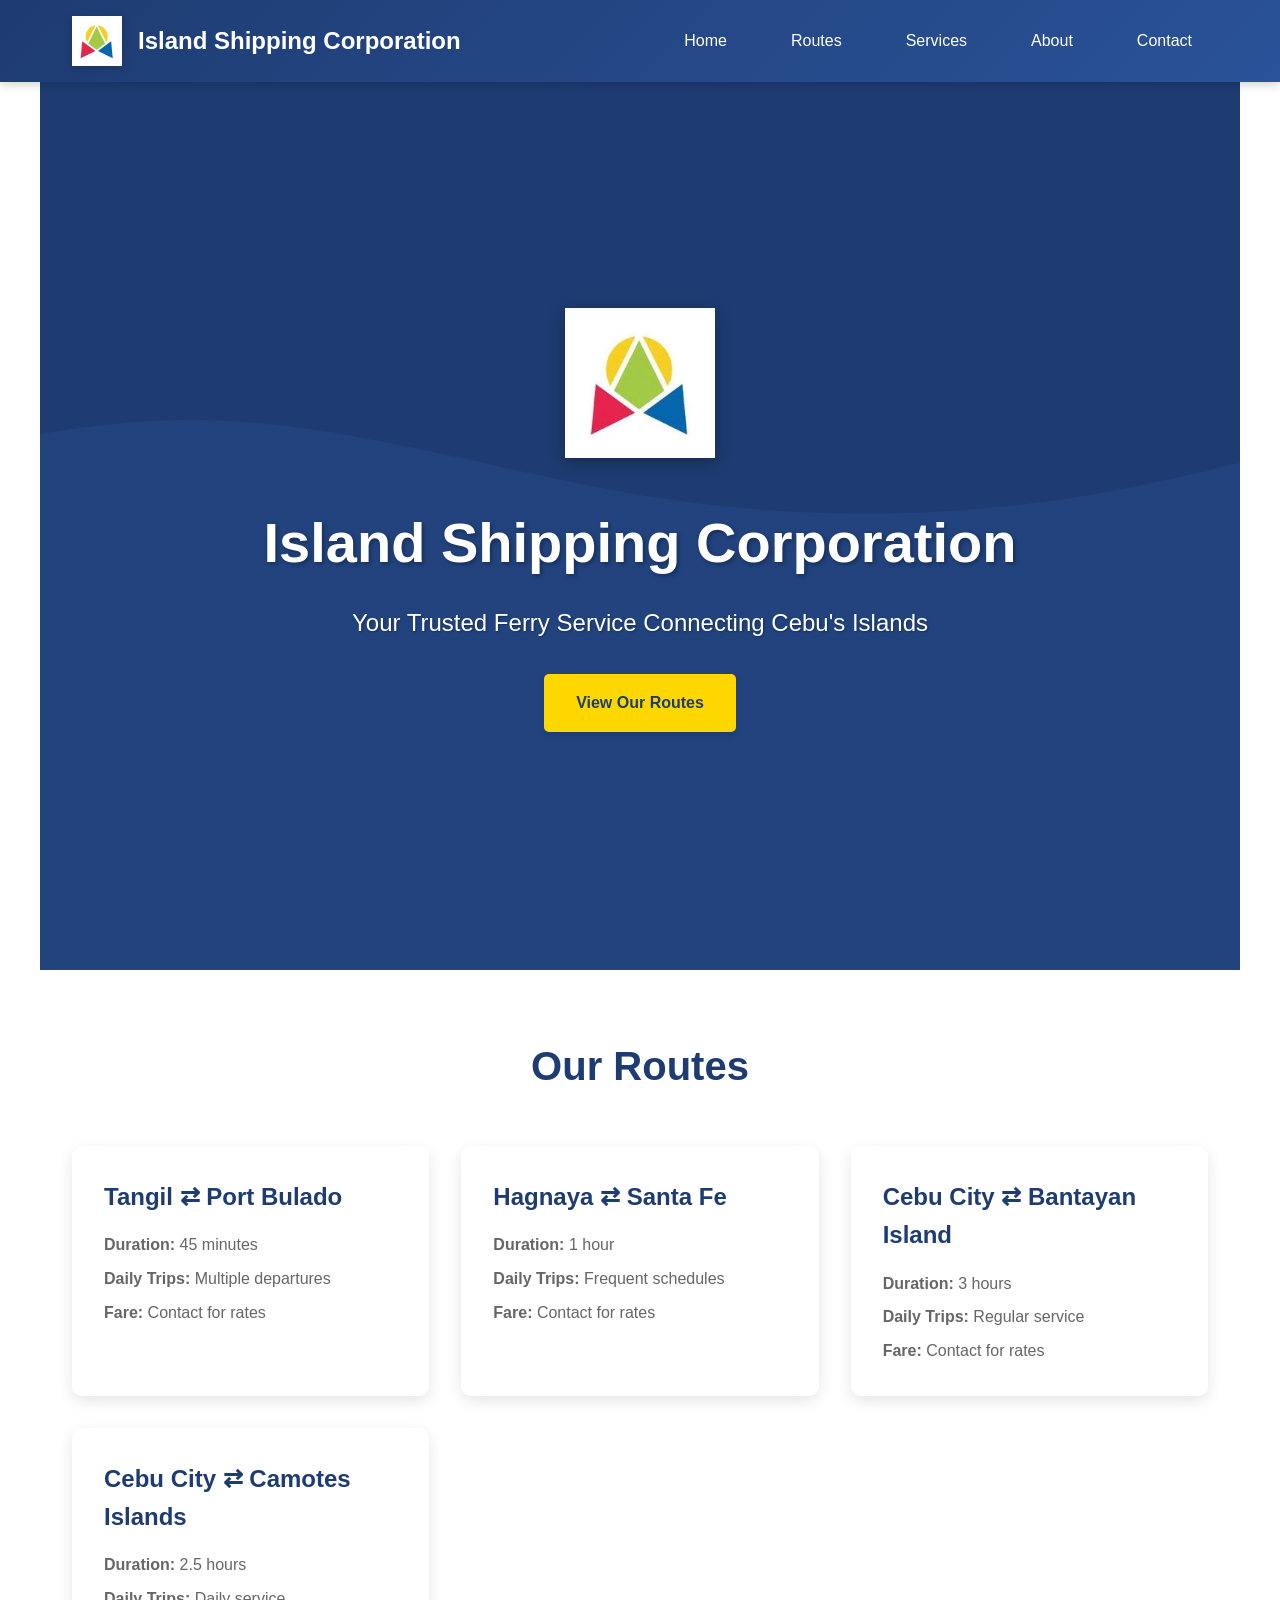
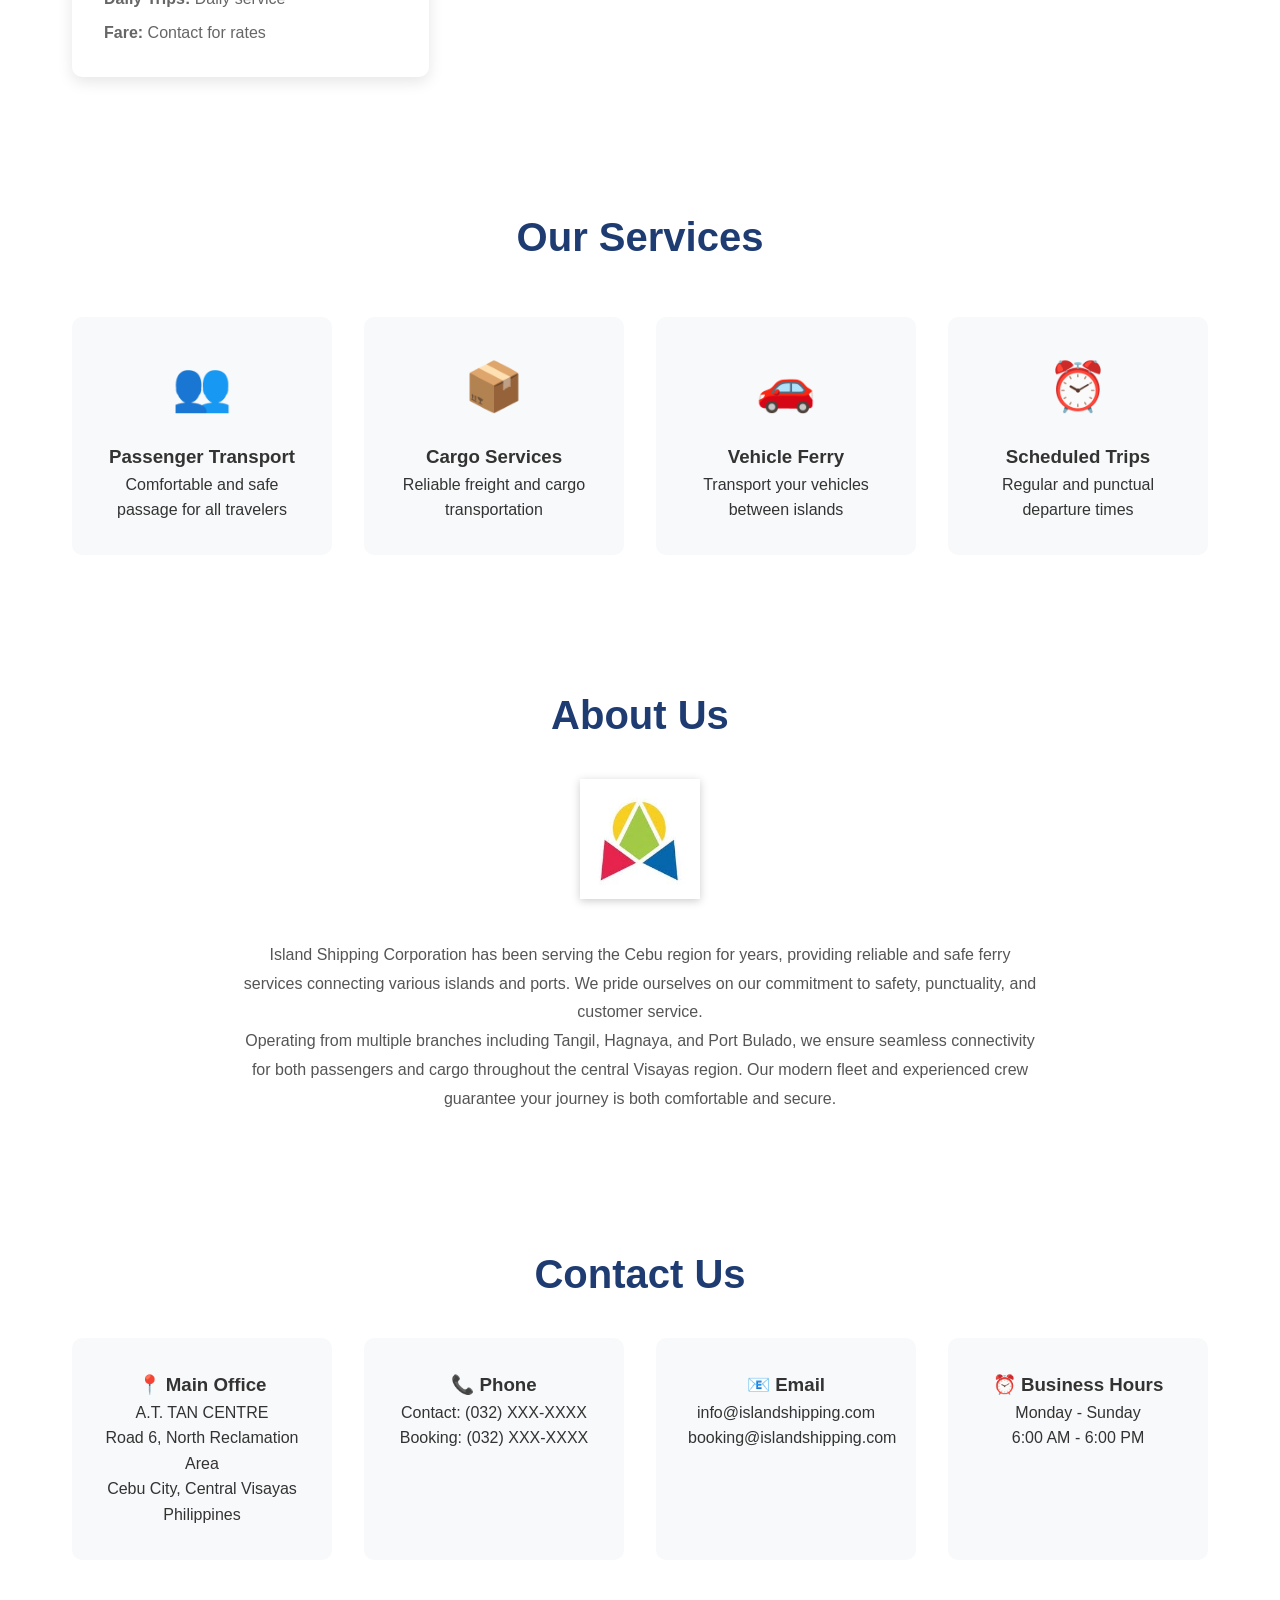
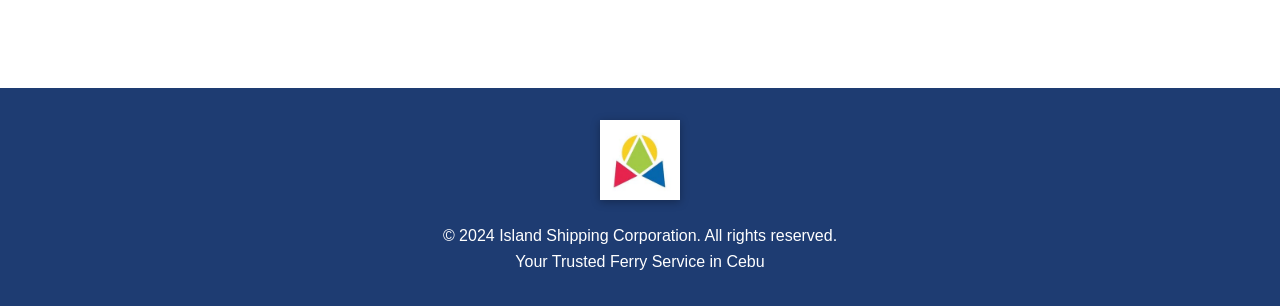
<file: index.html>
<!DOCTYPE html>
<html lang="en">
<head>
    <meta charset="UTF-8">
    <meta name="viewport" content="width=device-width, initial-scale=1.0">
    <title>Island Shipping Corporation - Your Trusted Ferry Service in Cebu</title>
    <link rel="stylesheet" href="styles.css">
</head>
<body>
    <header>
        <nav>
            <div class="logo">
                <img src="logo.png" alt="ISC Logo" class="logo-img">
                <span>Island Shipping Corporation</span>
            </div>
            <button class="mobile-menu-toggle" id="mobileMenuToggle">
                <span></span>
                <span></span>
                <span></span>
            </button>
            <ul class="nav-links" id="navLinks">
                <li><a href="#home" class="nav-link">Home</a></li>
                <li><a href="#routes" class="nav-link">Routes</a></li>
                <li><a href="#services" class="nav-link">Services</a></li>
                <li><a href="#about" class="nav-link">About</a></li>
                <li><a href="#contact" class="nav-link">Contact</a></li>
            </ul>
        </nav>
    </header>

    <section class="hero" id="home">
        <div class="hero-content">
            <img src="logo.png" alt="ISC Logo" class="hero-logo">
            <h1>Island Shipping Corporation</h1>
            <p>Your Trusted Ferry Service Connecting Cebu's Islands</p>
            <a href="#routes" class="btn">View Our Routes</a>
        </div>
    </section>

    <section id="routes">
        <h2>Our Routes</h2>
        <div class="routes-grid">
            <div class="route-card">
                <h3>Tangil ⇄ Port Bulado</h3>
                <div class="route-info">
                    <p><strong>Duration:</strong> 45 minutes</p>
                    <p><strong>Daily Trips:</strong> Multiple departures</p>
                    <p><strong>Fare:</strong> Contact for rates</p>
                </div>
            </div>
            <div class="route-card">
                <h3>Hagnaya ⇄ Santa Fe</h3>
                <div class="route-info">
                    <p><strong>Duration:</strong> 1 hour</p>
                    <p><strong>Daily Trips:</strong> Frequent schedules</p>
                    <p><strong>Fare:</strong> Contact for rates</p>
                </div>
            </div>
            <div class="route-card">
                <h3>Cebu City ⇄ Bantayan Island</h3>
                <div class="route-info">
                    <p><strong>Duration:</strong> 3 hours</p>
                    <p><strong>Daily Trips:</strong> Regular service</p>
                    <p><strong>Fare:</strong> Contact for rates</p>
                </div>
            </div>
            <div class="route-card">
                <h3>Cebu City ⇄ Camotes Islands</h3>
                <div class="route-info">
                    <p><strong>Duration:</strong> 2.5 hours</p>
                    <p><strong>Daily Trips:</strong> Daily service</p>
                    <p><strong>Fare:</strong> Contact for rates</p>
                </div>
            </div>
        </div>
    </section>

    <section id="services">
        <h2>Our Services</h2>
        <div class="services-grid">
            <div class="service-item">
                <div class="service-icon">👥</div>
                <h3>Passenger Transport</h3>
                <p>Comfortable and safe passage for all travelers</p>
            </div>
            <div class="service-item">
                <div class="service-icon">📦</div>
                <h3>Cargo Services</h3>
                <p>Reliable freight and cargo transportation</p>
            </div>
            <div class="service-item">
                <div class="service-icon">🚗</div>
                <h3>Vehicle Ferry</h3>
                <p>Transport your vehicles between islands</p>
            </div>
            <div class="service-item">
                <div class="service-icon">⏰</div>
                <h3>Scheduled Trips</h3>
                <p>Regular and punctual departure times</p>
            </div>
        </div>
    </section>

    <section id="about">
        <h2>About Us</h2>
        <div class="about-content">
            <img src="logo.png" alt="ISC Logo" class="about-logo">
            <p>Island Shipping Corporation has been serving the Cebu region for years, providing reliable and safe ferry services connecting various islands and ports. We pride ourselves on our commitment to safety, punctuality, and customer service.</p>
            <p>Operating from multiple branches including Tangil, Hagnaya, and Port Bulado, we ensure seamless connectivity for both passengers and cargo throughout the central Visayas region. Our modern fleet and experienced crew guarantee your journey is both comfortable and secure.</p>
        </div>
    </section>

    <section id="contact">
        <h2>Contact Us</h2>
        <div class="contact-info">
            <div class="contact-card">
                <h3>📍 Main Office</h3>
                <p>A.T. TAN CENTRE<br>Road 6, North Reclamation Area<br>Cebu City, Central Visayas<br>Philippines</p>
            </div>
            <div class="contact-card">
                <h3>📞 Phone</h3>
                <p>Contact: (032) XXX-XXXX<br>Booking: (032) XXX-XXXX</p>
            </div>
            <div class="contact-card">
                <h3>📧 Email</h3>
                <p>info@islandshipping.com<br>booking@islandshipping.com</p>
            </div>
            <div class="contact-card">
                <h3>⏰ Business Hours</h3>
                <p>Monday - Sunday<br>6:00 AM - 6:00 PM</p>
            </div>
        </div>
    </section>

    <footer>
        <img src="logo.png" alt="ISC Logo" class="footer-logo">
        <p>&copy; 2024 Island Shipping Corporation. All rights reserved.</p>
        <p>Your Trusted Ferry Service in Cebu</p>
    </footer>

    <script src="script.js"></script>
</body>
</html>
</file>
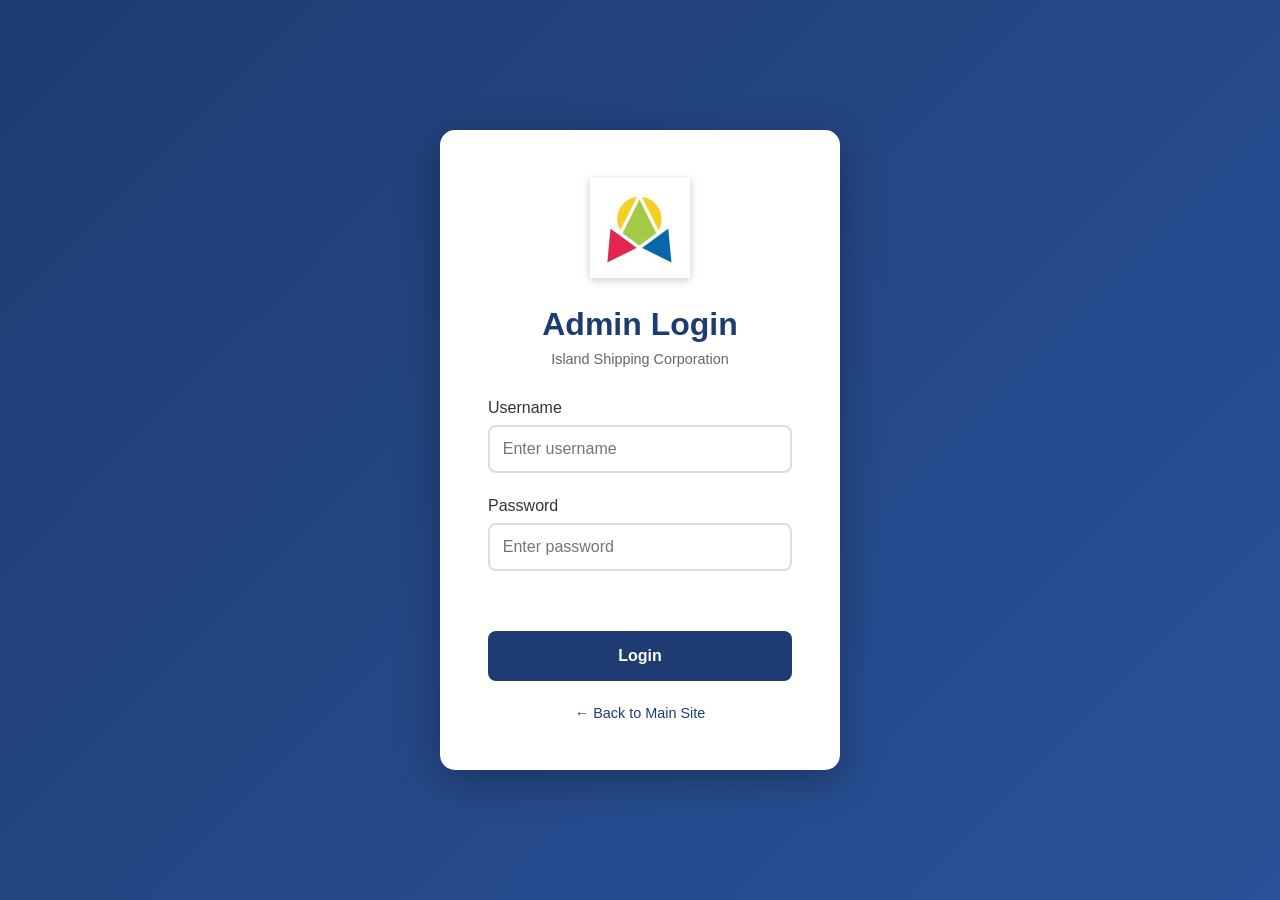
<file: admin.html>
<!DOCTYPE html>
<html lang="en">
<head>
    <meta charset="UTF-8">
    <meta name="viewport" content="width=device-width, initial-scale=1.0">
    <title>Admin Login - Island Shipping Corporation</title>
    <link rel="stylesheet" href="admin-styles.css">
</head>
<body>
    <div class="login-container" id="loginContainer">
        <div class="login-box">
            <img src="logo.png" alt="ISC Logo" class="login-logo">
            <h2>Admin Login</h2>
            <p class="subtitle">Island Shipping Corporation</p>
            
            <form id="loginForm">
                <div class="form-group">
                    <label for="username">Username</label>
                    <input type="text" id="username" name="username" required placeholder="Enter username">
                </div>
                
                <div class="form-group">
                    <label for="password">Password</label>
                    <input type="password" id="password" name="password" required placeholder="Enter password">
                </div>
                
                <div class="error-message" id="errorMessage"></div>
                
                <button type="submit" class="login-btn">Login</button>
            </form>
            
            <a href="index.html" class="back-link">← Back to Main Site</a>
        </div>
    </div>

    <div class="admin-panel" id="adminPanel">
        <header class="admin-header">
            <div class="admin-nav">
                <img src="logo.png" alt="ISC Logo" class="admin-logo">
                <h1>Admin Dashboard</h1>
                <button class="logout-btn" id="logoutBtn">Logout</button>
            </div>
        </header>

        <main class="admin-content">
            <div class="admin-section">
                <h2>Edit Routes</h2>
                <div class="routes-admin" id="routesAdmin">
                    <!-- Routes will be loaded here -->
                </div>
                <button class="add-route-btn" id="addRouteBtn">+ Add New Route</button>
            </div>

            <div class="admin-section">
                <h2>Preview</h2>
                <div class="preview-container">
                    <a href="index.html" target="_blank" class="preview-btn">View Live Website →</a>
                </div>
            </div>
        </main>
    </div>

    <script src="admin-script.js"></script>
</body>
</html>
</file>
<file: styles.css>
* {
    margin: 0;
    padding: 0;
    box-sizing: border-box;
}

body {
    font-family: 'Segoe UI', Tahoma, Geneva, Verdana, sans-serif;
    line-height: 1.6;
    color: #333;
    scroll-behavior: smooth;
}

header {
    background: linear-gradient(135deg, #1e3c72 0%, #2a5298 100%);
    color: white;
    padding: 1rem 0;
    position: fixed;
    width: 100%;
    top: 0;
    z-index: 1000;
    box-shadow: 0 2px 10px rgba(0,0,0,0.2);
}

nav {
    max-width: 1200px;
    margin: 0 auto;
    display: flex;
    justify-content: space-between;
    align-items: center;
    padding: 0 2rem;
}

.logo {
    font-size: 1.5rem;
    font-weight: bold;
    display: flex;
    align-items: center;
    gap: 1rem;
}

.logo-img {
    height: 50px;
    width: auto;
    filter: drop-shadow(0 2px 4px rgba(0,0,0,0.2));
    animation: fadeIn 0.5s ease-in;
}

.mobile-menu-toggle {
    display: none;
    flex-direction: column;
    background: none;
    border: none;
    cursor: pointer;
    padding: 0.5rem;
}

.mobile-menu-toggle span {
    width: 25px;
    height: 3px;
    background: white;
    margin: 3px 0;
    transition: 0.3s;
    border-radius: 3px;
}

.mobile-menu-toggle.active span:nth-child(1) {
    transform: rotate(-45deg) translate(-5px, 6px);
}

.mobile-menu-toggle.active span:nth-child(2) {
    opacity: 0;
}

.mobile-menu-toggle.active span:nth-child(3) {
    transform: rotate(45deg) translate(-5px, -6px);
}

.nav-links {
    display: flex;
    list-style: none;
    gap: 2rem;
}

.nav-links a {
    color: white;
    text-decoration: none;
    transition: all 0.3s;
    font-weight: 500;
    padding: 0.5rem 1rem;
    border-radius: 5px;
}

.nav-links a:hover {
    color: #ffd700;
    background: rgba(255, 255, 255, 0.1);
}

.hero {
    background: linear-gradient(rgba(30, 60, 114, 0.7), rgba(30, 60, 114, 0.7)), 
                url('data:image/svg+xml,<svg xmlns="http://www.w3.org/2000/svg" viewBox="0 0 1200 600"><rect fill="%231e3c72" width="1200" height="600"/><path fill="%232a5298" d="M0 300L50 283.3C100 266.7 200 233.3 300 233.3C400 233.3 500 266.7 600 283.3C700 300 800 300 900 283.3C1000 266.7 1100 233.3 1150 216.7L1200 200V600H1150C1100 600 1000 600 900 600C800 600 700 600 600 600C500 600 400 600 300 600C200 600 100 600 50 600H0V300Z"/></svg>');
    background-size: cover;
    background-position: center;
    height: 100vh;
    display: flex;
    align-items: center;
    justify-content: center;
    text-align: center;
    color: white;
    margin-top: 70px;
}

.hero-content {
    animation: fadeInUp 1s ease-out;
}

.hero-logo {
    height: 150px;
    width: auto;
    margin-bottom: 2rem;
    filter: drop-shadow(0 4px 8px rgba(0,0,0,0.3));
    animation: float 3s ease-in-out infinite;
}

.hero-content h1 {
    font-size: 3.5rem;
    margin-bottom: 1rem;
    text-shadow: 2px 2px 4px rgba(0,0,0,0.3);
}

.hero-content p {
    font-size: 1.5rem;
    margin-bottom: 2rem;
    text-shadow: 1px 1px 2px rgba(0,0,0,0.3);
}

.btn {
    display: inline-block;
    padding: 1rem 2rem;
    background: #ffd700;
    color: #1e3c72;
    text-decoration: none;
    border-radius: 5px;
    font-weight: bold;
    transition: all 0.3s;
    box-shadow: 0 4px 6px rgba(0,0,0,0.1);
}

.btn:hover {
    transform: translateY(-3px);
    box-shadow: 0 6px 20px rgba(255, 215, 0, 0.4);
    background: #ffed4e;
}

section {
    padding: 4rem 2rem;
    max-width: 1200px;
    margin: 0 auto;
}

h2 {
    font-size: 2.5rem;
    margin-bottom: 2rem;
    color: #1e3c72;
    text-align: center;
}

.routes-grid {
    display: grid;
    grid-template-columns: repeat(auto-fit, minmax(300px, 1fr));
    gap: 2rem;
    margin-top: 3rem;
}

.route-card {
    background: white;
    border-radius: 10px;
    padding: 2rem;
    box-shadow: 0 5px 15px rgba(0,0,0,0.1);
    transition: all 0.3s;
    opacity: 0;
    transform: translateY(20px);
    animation: fadeInUp 0.6s ease-out forwards;
}

.route-card:nth-child(1) { animation-delay: 0.1s; }
.route-card:nth-child(2) { animation-delay: 0.2s; }
.route-card:nth-child(3) { animation-delay: 0.3s; }
.route-card:nth-child(4) { animation-delay: 0.4s; }

.route-card:hover {
    transform: translateY(-5px);
    box-shadow: 0 10px 25px rgba(0,0,0,0.15);
}

.route-card h3 {
    color: #1e3c72;
    margin-bottom: 1rem;
    font-size: 1.5rem;
}

.route-info {
    display: flex;
    flex-direction: column;
    gap: 0.5rem;
    color: #666;
}

.services-grid {
    display: grid;
    grid-template-columns: repeat(auto-fit, minmax(250px, 1fr));
    gap: 2rem;
    margin-top: 3rem;
}

.service-item {
    text-align: center;
    padding: 2rem;
    background: #f8f9fa;
    border-radius: 10px;
    transition: all 0.3s;
    cursor: pointer;
}

.service-item:hover {
    background: #e9ecef;
    transform: scale(1.05);
}

.service-icon {
    font-size: 3rem;
    margin-bottom: 1rem;
    transition: transform 0.3s;
}

.service-item:hover .service-icon {
    transform: scale(1.2);
}

footer {
    background: #1e3c72;
    color: white;
    text-align: center;
    padding: 2rem;
    margin-top: 4rem;
}

.footer-logo {
    height: 80px;
    width: auto;
    margin-bottom: 1rem;
    filter: drop-shadow(0 2px 4px rgba(0,0,0,0.3));
}

.contact-info {
    display: grid;
    grid-template-columns: repeat(auto-fit, minmax(250px, 1fr));
    gap: 2rem;
    margin-top: 2rem;
}

.contact-card {
    background: #f8f9fa;
    padding: 2rem;
    border-radius: 10px;
    text-align: center;
    transition: all 0.3s;
}

.contact-card:hover {
    transform: translateY(-5px);
    box-shadow: 0 5px 15px rgba(0,0,0,0.1);
}

.about-content {
    max-width: 800px;
    margin: 0 auto;
    text-align: center;
    line-height: 1.8;
    color: #555;
}

.about-logo {
    height: 120px;
    width: auto;
    margin-bottom: 2rem;
    filter: drop-shadow(0 2px 4px rgba(0,0,0,0.2));
}

@keyframes fadeIn {
    from {
        opacity: 0;
    }
    to {
        opacity: 1;
    }
}

@keyframes fadeInUp {
    from {
        opacity: 0;
        transform: translateY(30px);
    }
    to {
        opacity: 1;
        transform: translateY(0);
    }
}

@keyframes float {
    0%, 100% {
        transform: translateY(0);
    }
    50% {
        transform: translateY(-20px);
    }
}

@media (max-width: 768px) {
    .mobile-menu-toggle {
        display: flex;
    }

    .nav-links {
        position: fixed;
        left: -100%;
        top: 70px;
        flex-direction: column;
        background: #1e3c72;
        width: 100%;
        text-align: center;
        transition: 0.3s;
        box-shadow: 0 10px 27px rgba(0,0,0,0.05);
        padding: 2rem 0;
        gap: 0;
    }

    .nav-links.active {
        left: 0;
    }

    .nav-links li {
        margin: 0.5rem 0;
    }

    .hero-content h1 {
        font-size: 2rem;
    }

    .hero-content p {
        font-size: 1.2rem;
    }

    .hero-logo {
        height: 100px;
    }

    .logo span {
        font-size: 1rem;
    }

    .logo-img {
        height: 40px;
    }
}
</file>
<file: admin-styles.css>
* {
    margin: 0;
    padding: 0;
    box-sizing: border-box;
}

body {
    font-family: 'Segoe UI', Tahoma, Geneva, Verdana, sans-serif;
    background: linear-gradient(135deg, #1e3c72 0%, #2a5298 100%);
    min-height: 100vh;
}

/* Login Page Styles */
.login-container {
    display: flex;
    justify-content: center;
    align-items: center;
    min-height: 100vh;
    padding: 2rem;
}

.login-box {
    background: white;
    padding: 3rem;
    border-radius: 15px;
    box-shadow: 0 10px 40px rgba(0,0,0,0.3);
    width: 100%;
    max-width: 400px;
    text-align: center;
}

.login-logo {
    height: 100px;
    width: auto;
    margin-bottom: 1.5rem;
    filter: drop-shadow(0 2px 4px rgba(0,0,0,0.2));
}

.login-box h2 {
    color: #1e3c72;
    margin-bottom: 0.5rem;
    font-size: 2rem;
}

.subtitle {
    color: #666;
    margin-bottom: 2rem;
    font-size: 0.9rem;
}

.form-group {
    margin-bottom: 1.5rem;
    text-align: left;
}

.form-group label {
    display: block;
    margin-bottom: 0.5rem;
    color: #333;
    font-weight: 500;
}

.form-group input {
    width: 100%;
    padding: 0.8rem;
    border: 2px solid #ddd;
    border-radius: 8px;
    font-size: 1rem;
    transition: border 0.3s;
}

.form-group input:focus {
    outline: none;
    border-color: #1e3c72;
}

.error-message {
    color: #dc3545;
    font-size: 0.9rem;
    margin-bottom: 1rem;
    min-height: 20px;
}

.login-btn {
    width: 100%;
    padding: 1rem;
    background: #1e3c72;
    color: white;
    border: none;
    border-radius: 8px;
    font-size: 1rem;
    font-weight: bold;
    cursor: pointer;
    transition: all 0.3s;
}

.login-btn:hover {
    background: #2a5298;
    transform: translateY(-2px);
    box-shadow: 0 5px 15px rgba(30, 60, 114, 0.3);
}

.back-link {
    display: inline-block;
    margin-top: 1.5rem;
    color: #1e3c72;
    text-decoration: none;
    font-size: 0.9rem;
    transition: color 0.3s;
}

.back-link:hover {
    color: #2a5298;
}

/* Admin Panel Styles */
.admin-panel {
    display: none;
    background: #f5f5f5;
    min-height: 100vh;
}

.admin-panel.active {
    display: block;
}

.admin-header {
    background: white;
    box-shadow: 0 2px 10px rgba(0,0,0,0.1);
    padding: 1rem 0;
}

.admin-nav {
    max-width: 1200px;
    margin: 0 auto;
    padding: 0 2rem;
    display: flex;
    justify-content: space-between;
    align-items: center;
}

.admin-logo {
    height: 50px;
    width: auto;
}

.admin-nav h1 {
    color: #1e3c72;
    font-size: 1.5rem;
    flex-grow: 1;
    margin-left: 1rem;
}

.logout-btn {
    padding: 0.6rem 1.5rem;
    background: #dc3545;
    color: white;
    border: none;
    border-radius: 5px;
    font-weight: bold;
    cursor: pointer;
    transition: all 0.3s;
}

.logout-btn:hover {
    background: #c82333;
    transform: translateY(-2px);
}

.admin-content {
    max-width: 1200px;
    margin: 2rem auto;
    padding: 0 2rem;
}

.admin-section {
    background: white;
    padding: 2rem;
    border-radius: 10px;
    box-shadow: 0 2px 10px rgba(0,0,0,0.1);
    margin-bottom: 2rem;
}

.admin-section h2 {
    color: #1e3c72;
    margin-bottom: 1.5rem;
    font-size: 1.8rem;
}

.route-edit-card {
    background: #f8f9fa;
    padding: 1.5rem;
    border-radius: 8px;
    margin-bottom: 1rem;
    border: 2px solid #e0e0e0;
    transition: all 0.3s;
}

.route-edit-card:hover {
    border-color: #1e3c72;
}

.route-edit-header {
    display: flex;
    justify-content: space-between;
    align-items: center;
    margin-bottom: 1rem;
}

.route-edit-header h3 {
    color: #1e3c72;
    font-size: 1.2rem;
}

.route-actions {
    display: flex;
    gap: 0.5rem;
}

.edit-btn, .delete-btn, .save-btn, .cancel-btn {
    padding: 0.4rem 1rem;
    border: none;
    border-radius: 5px;
    font-size: 0.9rem;
    font-weight: bold;
    cursor: pointer;
    transition: all 0.3s;
}

.edit-btn {
    background: #ffd700;
    color: #1e3c72;
}

.edit-btn:hover {
    background: #ffed4e;
}

.delete-btn {
    background: #dc3545;
    color: white;
}

.delete-btn:hover {
    background: #c82333;
}

.save-btn {
    background: #28a745;
    color: white;
}

.save-btn:hover {
    background: #218838;
}

.cancel-btn {
    background: #6c757d;
    color: white;
}

.cancel-btn:hover {
    background: #5a6268;
}

.route-details {
    display: grid;
    gap: 1rem;
}

.route-field {
    display: flex;
    flex-direction: column;
}

.route-field label {
    font-weight: 500;
    color: #333;
    margin-bottom: 0.3rem;
    font-size: 0.9rem;
}

.route-field input {
    padding: 0.6rem;
    border: 2px solid #ddd;
    border-radius: 5px;
    font-size: 1rem;
}

.route-field input:focus {
    outline: none;
    border-color: #1e3c72;
}

.route-field-disabled {
    background: #e9ecef;
    color: #666;
}

.add-route-btn {
    width: 100%;
    padding: 1rem;
    background: #28a745;
    color: white;
    border: none;
    border-radius: 8px;
    font-size: 1.1rem;
    font-weight: bold;
    cursor: pointer;
    transition: all 0.3s;
    margin-top: 1rem;
}

.add-route-btn:hover {
    background: #218838;
    transform: translateY(-2px);
    box-shadow: 0 5px 15px rgba(40, 167, 69, 0.3);
}

.preview-btn {
    display: inline-block;
    padding: 1rem 2rem;
    background: #1e3c72;
    color: white;
    text-decoration: none;
    border-radius: 8px;
    font-weight: bold;
    transition: all 0.3s;
}

.preview-btn:hover {
    background: #2a5298;
    transform: translateY(-2px);
    box-shadow: 0 5px 15px rgba(30, 60, 114, 0.3);
}

@media (max-width: 768px) {
    .admin-nav {
        flex-wrap: wrap;
    }

    .admin-nav h1 {
        width: 100%;
        margin: 1rem 0;
        text-align: center;
    }

    .route-edit-header {
        flex-direction: column;
        align-items: flex-start;
        gap: 1rem;
    }

    .route-actions {
        width: 100%;
        justify-content: flex-end;
    }
}
</file>
